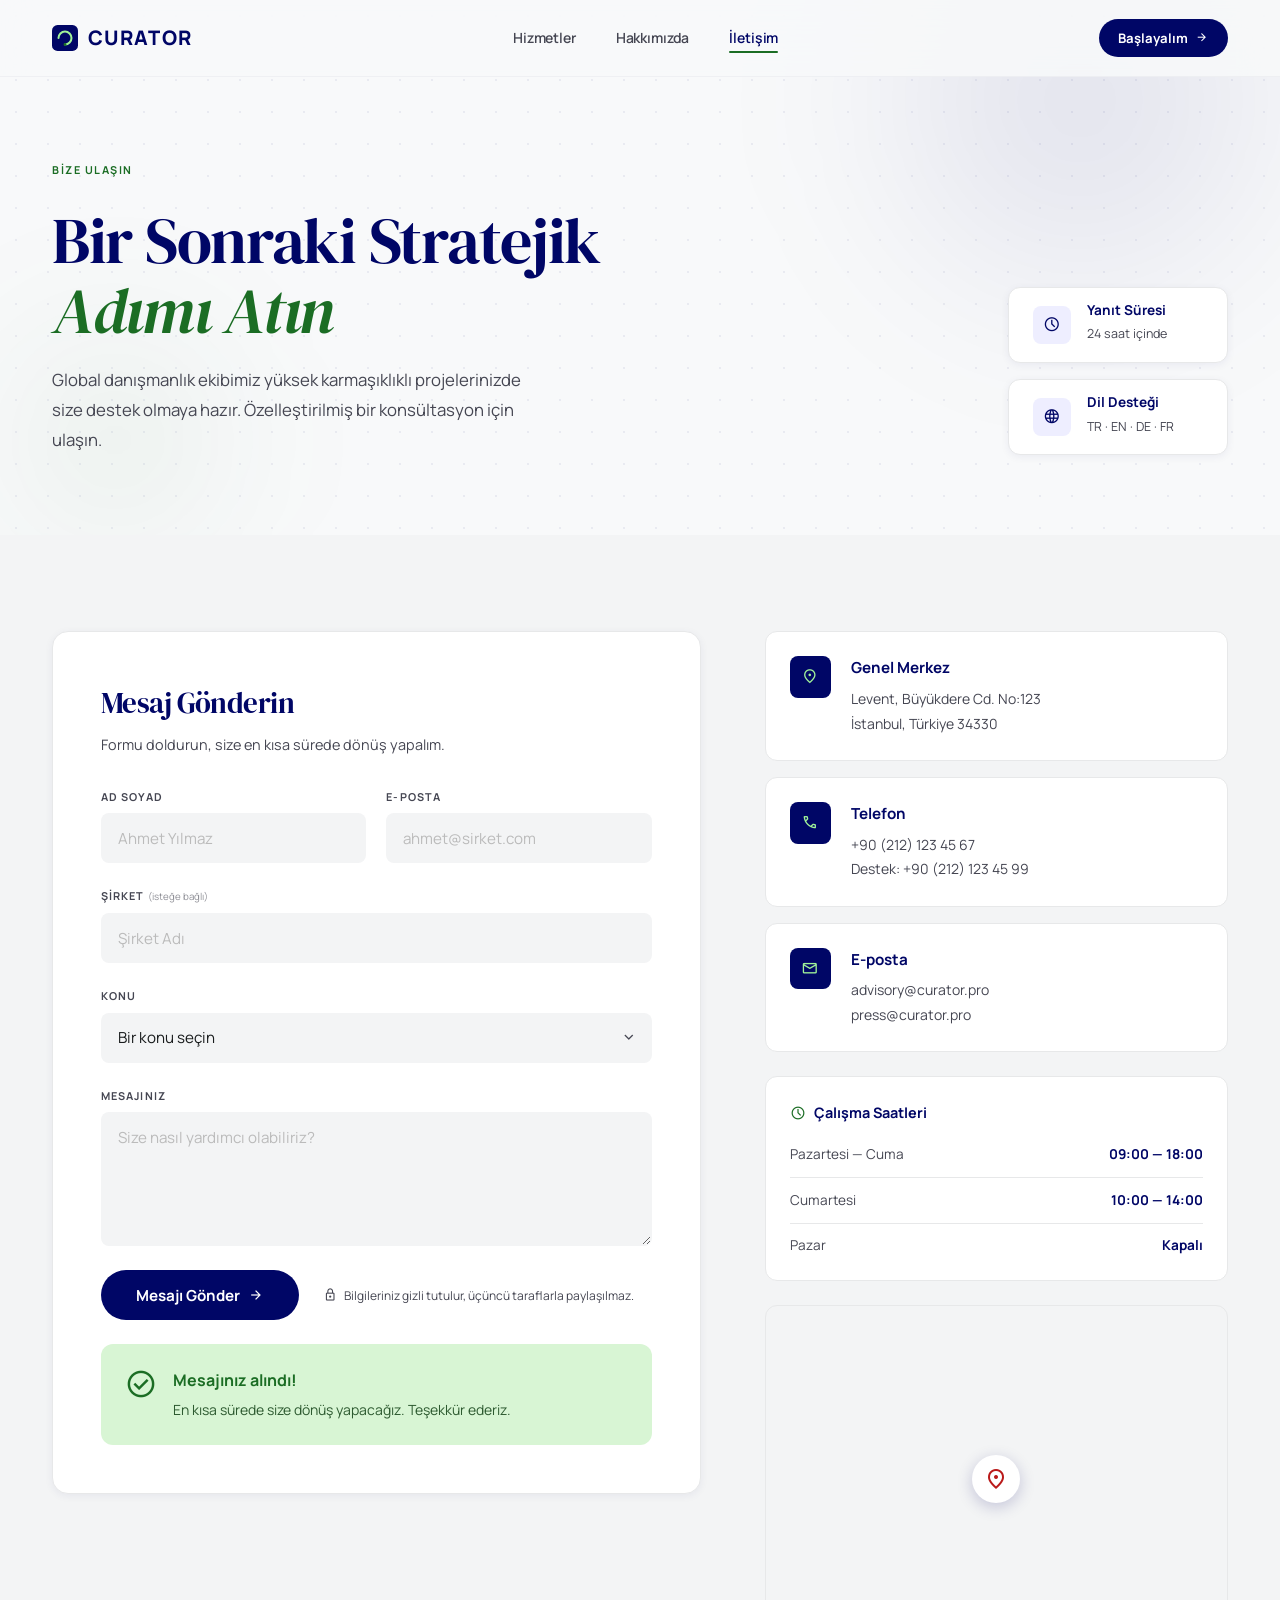
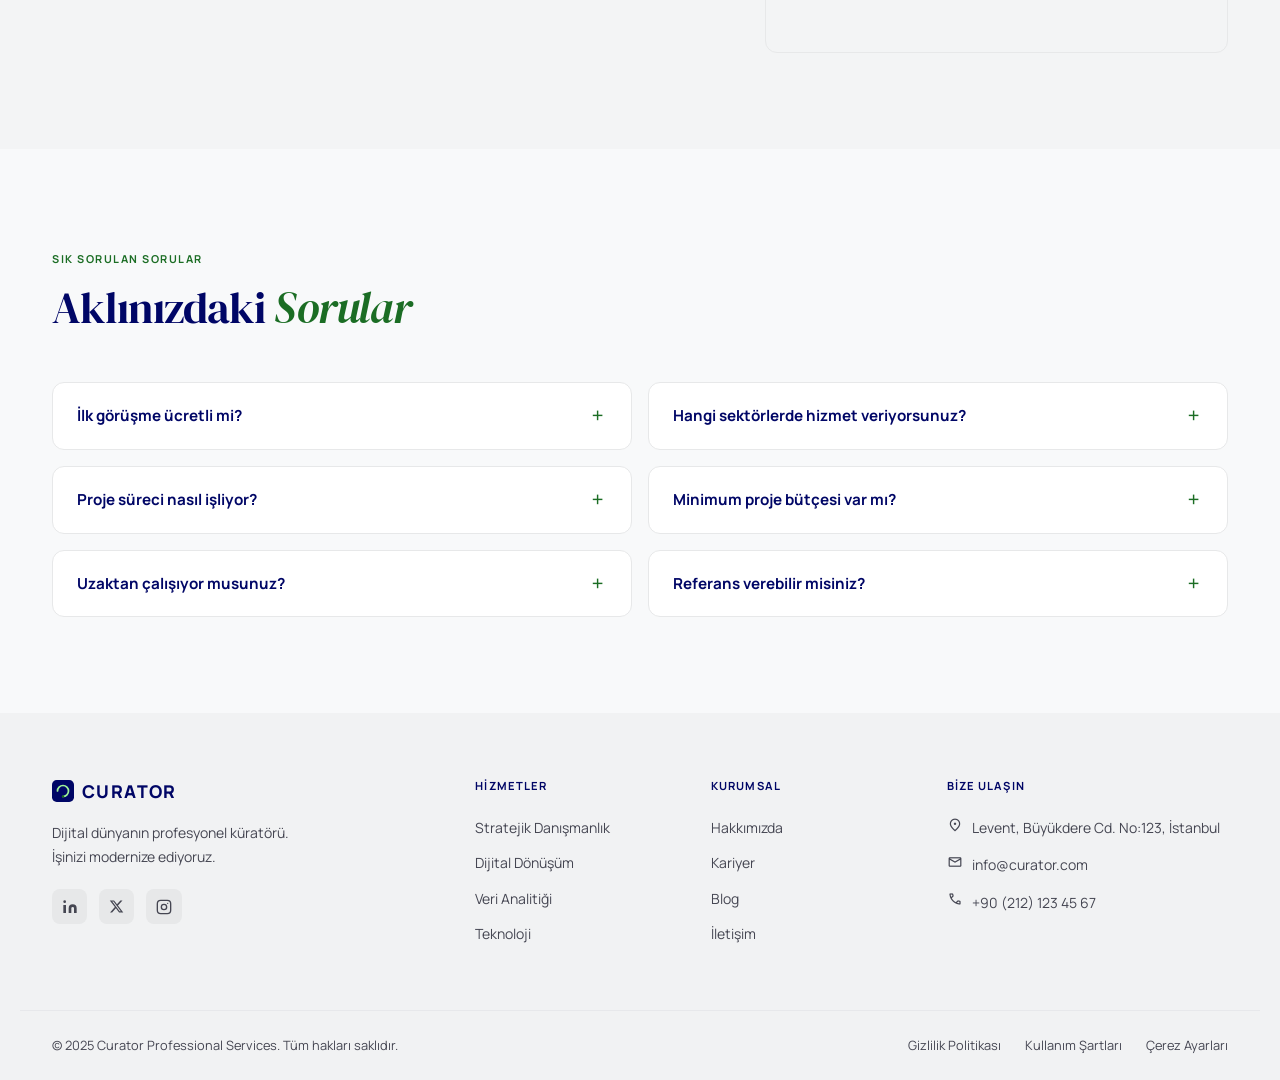
<file: pages/iletisim.html>
<!DOCTYPE html>
<html lang="tr">
<head>
  <meta charset="UTF-8">
  <meta name="viewport" content="width=device-width, initial-scale=1.0">
  <meta name="description" content="CURATOR İletişim — Uzman ekibimizle iletişime geçin.">
  <title>CURATOR — İletişim</title>
  <link rel="preconnect" href="https://fonts.googleapis.com">
  <link rel="preconnect" href="https://fonts.gstatic.com" crossorigin>
  <link href="https://fonts.googleapis.com/css2?family=Manrope:wght@400;500;600;700;800;900&family=DM+Serif+Display:ital@0;1&display=swap" rel="stylesheet">
  <link href="https://fonts.googleapis.com/css2?family=Material+Symbols+Outlined:opsz,wght,FILL,GRAD@24,300,0,0" rel="stylesheet">
  <link rel="stylesheet" href="../assets/css/style.css">
  <link rel="stylesheet" href="../assets/css/iletisim.css">
</head>
<body>

<!-- NAV -->
<nav class="nav" id="mainNav">
  <div class="nav-inner">
    <a href="../index.html" class="nav-logo">
      <svg width="26" height="26" viewBox="0 0 28 28" fill="none" aria-hidden="true">
        <rect width="28" height="28" rx="6" fill="#000666"/>
        <path d="M7 14C7 10.134 10.134 7 14 7C17.866 7 21 10.134 21 14C21 17.866 17.866 21 14 21" stroke="#a0f399" stroke-width="2.2" stroke-linecap="round"/>
        <circle cx="14" cy="21" r="1.5" fill="#1b6d24"/>
      </svg>
      CURATOR
    </a>
    <ul class="nav-links" id="navLinks">
      <li><a href="hizmetler.html">Hizmetler</a></li>
      <li><a href="hakkimizda.html">Hakkımızda</a></li>
      <li><a href="iletisim.html" class="active">İletişim</a></li>
    </ul>
    <div class="nav-right">
      <a href="iletisim.html" class="btn-nav">
        Başlayalım <span class="material-symbols-outlined">arrow_forward</span>
      </a>
      <button class="nav-hamburger" id="hamburger" aria-label="Menü" aria-expanded="false">
        <span></span><span></span><span></span>
      </button>
    </div>
  </div>
</nav>

<main>

<!-- PAGE HERO -->
<section class="contact-hero">
  <div class="contact-hero-bg">
    <div class="contact-hero-orb contact-hero-orb--1"></div>
    <div class="contact-hero-orb contact-hero-orb--2"></div>
    <div class="contact-hero-dots"></div>
  </div>
  <div class="container contact-hero-inner">
    <div class="contact-hero-content" data-reveal>
      <span class="section-tag">Bize Ulaşın</span>
      <h1 class="contact-hero-title">
        Bir Sonraki Stratejik<br>
        <em>Adımı Atın</em>
      </h1>
      <p class="contact-hero-desc">
        Global danışmanlık ekibimiz yüksek karmaşıklıklı projelerinizde size destek olmaya hazır. Özelleştirilmiş bir konsültasyon için ulaşın.
      </p>
    </div>
    <div class="contact-hero-cards" data-reveal data-reveal-delay="150">
      <div class="hero-info-card">
        <div class="hero-info-icon">
          <span class="material-symbols-outlined">schedule</span>
        </div>
        <div>
          <strong>Yanıt Süresi</strong>
          <span>24 saat içinde</span>
        </div>
      </div>
      <div class="hero-info-card">
        <div class="hero-info-icon">
          <span class="material-symbols-outlined">language</span>
        </div>
        <div>
          <strong>Dil Desteği</strong>
          <span>TR · EN · DE · FR</span>
        </div>
      </div>
    </div>
  </div>
</section>


<!-- CONTACT LAYOUT -->
<section class="contact-section section-pad">
  <div class="container">
    <div class="contact-grid">

      <!-- FORM -->
      <div class="contact-form-wrap" data-reveal>
        <div class="form-header">
          <h2>Mesaj Gönderin</h2>
          <p>Formu doldurun, size en kısa sürede dönüş yapalım.</p>
        </div>
        <form class="contact-form" id="contactForm" novalidate>
          <div class="form-row">
            <div class="form-group">
              <label for="name">Ad Soyad</label>
              <input
                type="text" id="name" name="name"
                placeholder="Ahmet Yılmaz"
                required autocomplete="name"
              >
            </div>
            <div class="form-group">
              <label for="email">E-posta</label>
              <input
                type="email" id="email" name="email"
                placeholder="ahmet@sirket.com"
                required autocomplete="email"
              >
            </div>
          </div>
          <div class="form-group">
            <label for="company">Şirket <span class="form-optional">(isteğe bağlı)</span></label>
            <input
              type="text" id="company" name="company"
              placeholder="Şirket Adı"
              autocomplete="organization"
            >
          </div>
          <div class="form-group">
            <label for="subject">Konu</label>
            <div class="select-wrap">
              <select id="subject" name="subject">
                <option value="" disabled selected>Bir konu seçin</option>
                <option>Stratejik Danışmanlık</option>
                <option>Dijital Dönüşüm</option>
                <option>Veri Analitiği</option>
                <option>Risk Yönetimi</option>
                <option>Genel Bilgi</option>
              </select>
              <span class="material-symbols-outlined select-arrow">expand_more</span>
            </div>
          </div>
          <div class="form-group">
            <label for="message">Mesajınız</label>
            <textarea
              id="message" name="message"
              rows="5"
              placeholder="Size nasıl yardımcı olabiliriz?"
              required
            ></textarea>
          </div>

          <div class="form-footer">
            <button type="submit" class="form-submit" id="submitBtn">
              <span class="btn-text">Mesajı Gönder</span>
              <span class="material-symbols-outlined">arrow_forward</span>
              <span class="btn-spinner" hidden>
                <svg viewBox="0 0 24 24" width="18" height="18" fill="none" stroke="currentColor" stroke-width="2.5"><circle cx="12" cy="12" r="10" opacity=".25"/><path d="M12 2a10 10 0 0 1 10 10" stroke-linecap="round"/></svg>
              </span>
            </button>
            <p class="form-privacy">
              <span class="material-symbols-outlined">lock</span>
              Bilgileriniz gizli tutulur, üçüncü taraflarla paylaşılmaz.
            </p>
          </div>

          <div class="form-success" id="formSuccess" hidden>
            <div class="success-icon">
              <span class="material-symbols-outlined">check_circle</span>
            </div>
            <div>
              <strong>Mesajınız alındı!</strong>
              <p>En kısa sürede size dönüş yapacağız. Teşekkür ederiz.</p>
            </div>
          </div>
        </form>
      </div>

      <!-- SIDEBAR -->
      <aside class="contact-aside" data-reveal data-reveal-delay="150">

        <!-- İletişim Kartları -->
        <div class="contact-cards">
          <div class="contact-card">
            <div class="contact-card-icon">
              <span class="material-symbols-outlined">location_on</span>
            </div>
            <div class="contact-card-body">
              <h3>Genel Merkez</h3>
              <address>
                Levent, Büyükdere Cd. No:123<br>
                İstanbul, Türkiye 34330
              </address>
            </div>
          </div>
          <div class="contact-card">
            <div class="contact-card-icon">
              <span class="material-symbols-outlined">call</span>
            </div>
            <div class="contact-card-body">
              <h3>Telefon</h3>
              <p>
                <a href="tel:+902121234567">+90 (212) 123 45 67</a><br>
                <a href="tel:+902121234599">Destek: +90 (212) 123 45 99</a>
              </p>
            </div>
          </div>
          <div class="contact-card">
            <div class="contact-card-icon">
              <span class="material-symbols-outlined">mail</span>
            </div>
            <div class="contact-card-body">
              <h3>E-posta</h3>
              <p>
                <a href="mailto:advisory@curator.pro">advisory@curator.pro</a><br>
                <a href="mailto:press@curator.pro">press@curator.pro</a>
              </p>
            </div>
          </div>
        </div>

        <!-- Çalışma Saatleri -->
        <div class="working-hours">
          <h3>
            <span class="material-symbols-outlined">schedule</span>
            Çalışma Saatleri
          </h3>
          <ul>
            <li>
              <span>Pazartesi — Cuma</span>
              <strong>09:00 — 18:00</strong>
            </li>
            <li>
              <span>Cumartesi</span>
              <strong>10:00 — 14:00</strong>
            </li>
            <li>
              <span>Pazar</span>
              <strong>Kapalı</strong>
            </li>
          </ul>
        </div>

        <!-- Harita -->
        <div class="map-wrap">
          <iframe
            title="Curator Ofis Konumu"
            loading="lazy"
            allowfullscreen
            referrerpolicy="no-referrer-when-downgrade"
            src="https://www.openstreetmap.org/export/embed.html?bbox=28.98%2C41.07%2C29.02%2C41.09&layer=mapnik&marker=41.08%2C29.00"
          ></iframe>
          <div class="map-pin-overlay">
            <div class="map-pin">
              <span class="material-symbols-outlined">location_on</span>
            </div>
          </div>
          
            href="https://www.google.com/maps/search/Levent+Istanbul"
            target="_blank"
            rel="noopener noreferrer"
            class="map-open-link"
          >
            Google Maps'te Aç
            <span class="material-symbols-outlined">open_in_new</span>
          </a>
        </div>

      </aside>
    </div>
  </div>
</section>


<!-- SSS -->
<section class="faq-section section-pad">
  <div class="container">
    <div class="faq-header" data-reveal>
      <span class="section-tag">Sık Sorulan Sorular</span>
      <h2 class="section-title">Aklınızdaki <em>Sorular</em></h2>
    </div>
    <div class="faq-grid">
      <div class="faq-item" data-reveal data-reveal-delay="0">
        <button class="faq-question" aria-expanded="false">
          <span>İlk görüşme ücretli mi?</span>
          <span class="faq-icon material-symbols-outlined">add</span>
        </button>
        <div class="faq-answer">
          <p>Hayır. İlk stratejik görüşmemiz tamamen ücretsizdir. Sizi ve ihtiyaçlarınızı tanımak için 30-45 dakikalık bir keşif görüşmesi yapıyoruz.</p>
        </div>
      </div>
      <div class="faq-item" data-reveal data-reveal-delay="80">
        <button class="faq-question" aria-expanded="false">
          <span>Hangi sektörlerde hizmet veriyorsunuz?</span>
          <span class="faq-icon material-symbols-outlined">add</span>
        </button>
        <div class="faq-answer">
          <p>Finans, teknoloji, perakende, üretim, sağlık ve kamu sektörü dahil 20'den fazla sektörde aktif olarak hizmet veriyoruz.</p>
        </div>
      </div>
      <div class="faq-item" data-reveal data-reveal-delay="160">
        <button class="faq-question" aria-expanded="false">
          <span>Proje süreci nasıl işliyor?</span>
          <span class="faq-icon material-symbols-outlined">add</span>
        </button>
        <div class="faq-answer">
          <p>Keşif → Analiz → Strateji → Uygulama → Ölçüm şeklinde 5 aşamalı bir süreç izliyoruz. Her aşamada sizi bilgilendiriyor ve onayınızı alıyoruz.</p>
        </div>
      </div>
      <div class="faq-item" data-reveal data-reveal-delay="0">
        <button class="faq-question" aria-expanded="false">
          <span>Minimum proje bütçesi var mı?</span>
          <span class="faq-icon material-symbols-outlined">add</span>
        </button>
        <div class="faq-answer">
          <p>Proje kapsamına göre değişmekle birlikte, danışmanlık projelerimiz genellikle 10.000 USD'den başlamaktadır. Size özel bir teklif için iletişime geçin.</p>
        </div>
      </div>
      <div class="faq-item" data-reveal data-reveal-delay="80">
        <button class="faq-question" aria-expanded="false">
          <span>Uzaktan çalışıyor musunuz?</span>
          <span class="faq-icon material-symbols-outlined">add</span>
        </button>
        <div class="faq-answer">
          <p>Evet. Hem uzaktan hem yerinde çalışabiliyoruz. Global müşterilerimizin büyük çoğunluğuyla tam uzaktan süreçler yürütüyoruz.</p>
        </div>
      </div>
      <div class="faq-item" data-reveal data-reveal-delay="160">
        <button class="faq-question" aria-expanded="false">
          <span>Referans verebilir misiniz?</span>
          <span class="faq-icon material-symbols-outlined">add</span>
        </button>
        <div class="faq-answer">
          <p>Evet, müşteri onayı dahilinde referans ve vaka çalışmaları paylaşabiliyoruz. İlk görüşmede talep edebilirsiniz.</p>
        </div>
      </div>
    </div>
  </div>
</section>

</main>


<!-- FOOTER -->
<footer class="footer">
  <div class="footer-top container">
    <div class="footer-brand">
      <a href="../index.html" class="footer-logo">
        <svg width="22" height="22" viewBox="0 0 28 28" fill="none" aria-hidden="true">
          <rect width="28" height="28" rx="6" fill="#000666"/>
          <path d="M7 14C7 10.134 10.134 7 14 7C17.866 7 21 10.134 21 14C21 17.866 17.866 21 14 21" stroke="#a0f399" stroke-width="2.2" stroke-linecap="round"/>
          <circle cx="14" cy="21" r="1.5" fill="#1b6d24"/>
        </svg>
        CURATOR
      </a>
      <p>Dijital dünyanın profesyonel küratörü. İşinizi modernize ediyoruz.</p>
      <div class="footer-social">
        <a href="#" aria-label="LinkedIn">
          <svg viewBox="0 0 24 24" fill="currentColor" width="16" height="16"><path d="M16 8a6 6 0 016 6v7h-4v-7a2 2 0 00-2-2 2 2 0 00-2 2v7h-4v-7a6 6 0 016-6zM2 9h4v12H2z"/><circle cx="4" cy="4" r="2"/></svg>
        </a>
        <a href="#" aria-label="Twitter/X">
          <svg viewBox="0 0 24 24" fill="currentColor" width="15" height="15"><path d="M18.244 2.25h3.308l-7.227 8.26 8.502 11.24H16.17l-5.214-6.817L4.99 21.75H1.68l7.73-8.835L1.254 2.25H8.08l4.713 6.231zm-1.161 17.52h1.833L7.084 4.126H5.117z"/></svg>
        </a>
        <a href="#" aria-label="Instagram">
          <svg viewBox="0 0 24 24" fill="none" stroke="currentColor" stroke-width="2" width="16" height="16"><rect x="2" y="2" width="20" height="20" rx="5"/><circle cx="12" cy="12" r="4"/><circle cx="17.5" cy="6.5" r="1" fill="currentColor" stroke="none"/></svg>
        </a>
      </div>
    </div>
    <nav class="footer-col">
      <h4>Hizmetler</h4>
      <ul>
        <li><a href="hizmetler.html">Stratejik Danışmanlık</a></li>
        <li><a href="hizmetler.html">Dijital Dönüşüm</a></li>
        <li><a href="hizmetler.html">Veri Analitiği</a></li>
        <li><a href="hizmetler.html">Teknoloji</a></li>
      </ul>
    </nav>
    <nav class="footer-col">
      <h4>Kurumsal</h4>
      <ul>
        <li><a href="hakkimizda.html">Hakkımızda</a></li>
        <li><a href="#">Kariyer</a></li>
        <li><a href="#">Blog</a></li>
        <li><a href="iletisim.html">İletişim</a></li>
      </ul>
    </nav>
    <div class="footer-col">
      <h4>Bize Ulaşın</h4>
      <address>
        <div class="footer-contact-row">
          <span class="material-symbols-outlined">location_on</span>
          <span>Levent, Büyükdere Cd. No:123, İstanbul</span>
        </div>
        <div class="footer-contact-row">
          <span class="material-symbols-outlined">mail</span>
          <a href="mailto:info@curator.com">info@curator.com</a>
        </div>
        <div class="footer-contact-row">
          <span class="material-symbols-outlined">call</span>
          <a href="tel:+902121234567">+90 (212) 123 45 67</a>
        </div>
      </address>
    </div>
  </div>
  <div class="footer-bottom container">
    <p>© 2025 Curator Professional Services. Tüm hakları saklıdır.</p>
    <div class="footer-legal">
      <a href="#">Gizlilik Politikası</a>
      <a href="#">Kullanım Şartları</a>
      <a href="#">Çerez Ayarları</a>
    </div>
  </div>
</footer>

<script src="../assets/js/main.js"></script>
<script src="../assets/js/reveal.js"></script>
<script src="../assets/js/iletisim.js"></script>
</body>
</html>
</file>
<file: assets/css/style.css>
/* ---- RESET ---- */
*, *::before, *::after { box-sizing: border-box; margin: 0; padding: 0; }

:root {
  --navy:        #000666;
  --navy-dark:   #1a237e;
  --green:       #1b6d24;
  --green-light: #a0f399;
  --surface:     #f8f9fa;
  --surface-low: #f3f4f5;
  --surface-high:#e7e8e9;
  --card:        #ffffff;
  --text:        #191c1d;
  --text-muted:  #454652;
  --outline:     #c6c5d4;
  --error:       #ba1a1a;

  --font-display: 'Manrope', sans-serif;
  --font-serif:   'DM Serif Display', serif;
  --font-body:    'Manrope', sans-serif;

  --radius-sm:   0.5rem;
  --radius-md:   0.75rem;
  --radius-lg:   1rem;
  --radius-full: 9999px;

  --shadow-sm: 0 2px 8px rgba(0,6,102,.06);
  --shadow-md: 0 4px 20px rgba(25,28,29,.08);
  --shadow-lg: 0 12px 40px rgba(0,6,102,.12);

  --nav-h: 76px;
}

html { scroll-behavior: smooth; }

body {
  font-family: var(--font-body);
  background: var(--surface);
  color: var(--text);
  line-height: 1.6;
  -webkit-font-smoothing: antialiased;
  overflow-x: hidden;
}

img { display: block; max-width: 100%; height: auto; }
a { color: inherit; text-decoration: none; }
address { font-style: normal; }
ul { list-style: none; }

/* ---- UTILITY ---- */
.container {
  width: 100%;
  max-width: 1240px;
  margin: 0 auto;
  padding: 0 2rem;
}
.section-pad { padding: 6rem 0; }
.bg-light { background: var(--surface-low); }

.section-tag {
  display: inline-block;
  font-family: var(--font-display);
  font-size: .68rem;
  font-weight: 700;
  letter-spacing: .14em;
  text-transform: uppercase;
  color: var(--green);
  margin-bottom: 1rem;
}
.section-title {
  font-family: 'DM Serif Display', serif;
  font-size: clamp(2rem, 3.5vw, 2.75rem);
  font-weight: 400;
  color: var(--navy);
  letter-spacing: -0.02em;
  line-height: 1.15;
}
.section-title em { font-style: italic; color: var(--green); }

/* ---- NAV ---- */
.nav {
  position: fixed;
  top: 0; left: 0; right: 0;
  z-index: 100;
  background: rgba(248,249,250,.88);
  backdrop-filter: blur(18px);
  -webkit-backdrop-filter: blur(18px);
  border-bottom: 1px solid rgba(198,197,212,.18);
  transition: background .3s, box-shadow .3s;
}
.nav.scrolled {
  background: rgba(248,249,250,.97);
  box-shadow: var(--shadow-sm);
}
.nav-inner {
  display: flex;
  align-items: center;
  justify-content: space-between;
  gap: 2rem;
  max-width: 1240px;
  margin: 0 auto;
  padding: 0 2rem;
  height: var(--nav-h);
}
.nav-logo {
  display: flex;
  align-items: center;
  gap: .6rem;
  font-family: var(--font-display);
  font-size: 1.25rem;
  font-weight: 900;
  letter-spacing: .06em;
  color: var(--navy);
  flex-shrink: 0;
}
.nav-links {
  display: flex;
  align-items: center;
  gap: 2.5rem;
  flex: 1;
  justify-content: center;
}
.nav-links a {
  font-family: var(--font-display);
  font-size: .875rem;
  font-weight: 600;
  color: var(--text-muted);
  letter-spacing: -.01em;
  transition: color .2s;
  position: relative;
  padding-bottom: 2px;
}
.nav-links a:hover,
.nav-links a.active { color: var(--navy); }
.nav-links a.active::after {
  content: '';
  position: absolute;
  bottom: -4px; left: 0; right: 0;
  height: 2px;
  background: var(--green);
  border-radius: 2px;
}
.nav-hamburger {
  display: none;
  flex-direction: column;
  gap: 5px;
  background: none;
  border: none;
  cursor: pointer;
  padding: 4px;
}
.nav-hamburger span {
  display: block;
  width: 22px; height: 2px;
  background: var(--navy);
  border-radius: 2px;
  transition: all .3s;
}
.nav-hamburger.open span:nth-child(1) { transform: rotate(45deg) translate(5px,5px); }
.nav-hamburger.open span:nth-child(2) { opacity: 0; }
.nav-hamburger.open span:nth-child(3) { transform: rotate(-45deg) translate(5px,-5px); }

/* ---- FOOTER ---- */
.footer { background: #f1f2f3; }
.footer-top {
  display: grid;
  grid-template-columns: 2fr 1fr 1fr 1.5fr;
  gap: 3rem;
  padding: 4rem 2rem;
}
.footer-logo {
  display: inline-flex;
  align-items: center;
  gap: .5rem;
  font-family: var(--font-display);
  font-size: 1.1rem;
  font-weight: 900;
  letter-spacing: .08em;
  color: var(--navy);
  margin-bottom: 1rem;
}
.footer-brand p {
  color: var(--text-muted);
  font-size: .875rem;
  line-height: 1.7;
  max-width: 28ch;
}
.footer-col h4 {
  font-family: var(--font-display);
  font-size: .7rem;
  font-weight: 700;
  letter-spacing: .1em;
  text-transform: uppercase;
  color: var(--navy);
  margin-bottom: 1.25rem;
}
.footer-col ul { display: flex; flex-direction: column; gap: .6rem; }
.footer-col ul a,
.footer-col address a {
  color: var(--text-muted);
  font-size: .875rem;
  transition: color .2s;
}
.footer-col ul a:hover,
.footer-col address a:hover { color: var(--green); }
.footer-col address { color: var(--text-muted); font-size: .875rem; line-height: 1.8; }
.footer-bottom {
  padding: 1.5rem 2rem;
  border-top: 1px solid rgba(198,197,212,.25);
  display: flex;
  justify-content: space-between;
  align-items: center;
  flex-wrap: wrap;
  gap: 1rem;
}
.footer-bottom p { color: var(--text-muted); font-size: .8rem; }
.footer-legal { display: flex; gap: 1.5rem; }
.footer-legal a { color: var(--text-muted); font-size: .8rem; transition: color .2s; }
.footer-legal a:hover { color: var(--green); }

/* ---- RESPONSIVE ---- */
@media (max-width: 1024px) {
  .footer-top { grid-template-columns: 1fr 1fr; }
}
@media (max-width: 768px) {
  :root { --nav-h: 64px; }
  .nav-links, .nav-right .btn-nav {
    display: none;
    position: fixed;
    top: var(--nav-h); left: 0; right: 0;
    background: rgba(248,249,250,.98);
    backdrop-filter: blur(16px);
    flex-direction: column;
    align-items: stretch;
    padding: 1.5rem 2rem;
    border-bottom: 1px solid var(--outline);
    box-shadow: var(--shadow-md);
    gap: 1rem;
  }
  .nav-links.open { display: flex; }
  .nav-hamburger { display: flex; }
  .footer-top { grid-template-columns: 1fr; gap: 2rem; }
  .footer-bottom { flex-direction: column; text-align: center; }
}
</file>
<file: assets/css/iletisim.css>
/* ============================================================
   iletisim.css — İletişim sayfasına özel stiller
   ============================================================ */

/* ---- CONTACT HERO ---- */
.contact-hero {
    position: relative;
    overflow: hidden;
    padding: calc(var(--nav-h) + 5rem) 0 5rem;
    background: var(--surface);
  }
  .contact-hero-bg {
    position: absolute;
    inset: 0;
    pointer-events: none;
    z-index: 0;
  }
  .contact-hero-orb {
    position: absolute;
    border-radius: 50%;
    filter: blur(70px);
  }
  .contact-hero-orb--1 {
    width: 600px; height: 600px;
    top: -200px; right: -100px;
    background: radial-gradient(circle, rgba(0,6,102,.1) 0%, transparent 65%);
  }
  .contact-hero-orb--2 {
    width: 350px; height: 350px;
    bottom: -80px; left: -60px;
    background: radial-gradient(circle, rgba(27,109,36,.08) 0%, transparent 65%);
  }
  .contact-hero-dots {
    position: absolute;
    inset: 0;
    background-image: radial-gradient(rgba(0,6,102,.06) 1px, transparent 1px);
    background-size: 32px 32px;
  }
  .contact-hero-inner {
    position: relative;
    z-index: 1;
    display: flex;
    justify-content: space-between;
    align-items: flex-end;
    gap: 4rem;
    flex-wrap: wrap;
  }
  .contact-hero-content { max-width: 580px; }
  .contact-hero-title {
    font-family: 'DM Serif Display', serif;
    font-size: clamp(2.8rem, 5vw, 4.5rem);
    font-weight: 400;
    color: var(--navy);
    line-height: 1.08;
    letter-spacing: -0.02em;
    margin: .75rem 0 1.25rem;
  }
  .contact-hero-title em { font-style: italic; color: var(--green); }
  .contact-hero-desc {
    font-size: 1.05rem;
    color: var(--text-muted);
    line-height: 1.8;
    max-width: 50ch;
  }
  .contact-hero-cards {
    display: flex;
    flex-direction: column;
    gap: 1rem;
    flex-shrink: 0;
  }
  .hero-info-card {
    display: flex;
    align-items: center;
    gap: 1rem;
    background: var(--card);
    border: 1px solid var(--surface-high);
    border-radius: var(--radius-md);
    padding: 1rem 1.5rem;
    box-shadow: var(--shadow-sm);
    min-width: 220px;
  }
  .hero-info-icon {
    width: 2.4rem; height: 2.4rem;
    background: #eeeeff;
    border-radius: var(--radius-sm);
    display: flex; align-items: center; justify-content: center;
    flex-shrink: 0;
  }
  .hero-info-icon .material-symbols-outlined { font-size: 1.1rem; color: var(--navy); }
  .hero-info-card strong {
    display: block;
    font-family: var(--font-display);
    font-weight: 700;
    font-size: .85rem;
    color: var(--navy);
    line-height: 1;
    margin-bottom: .2rem;
  }
  .hero-info-card span {
    font-size: .78rem;
    color: var(--text-muted);
  }
  
  /* ---- CONTACT LAYOUT ---- */
  .contact-section { background: var(--surface-low); }
  .contact-grid {
    display: grid;
    grid-template-columns: 7fr 5fr;
    gap: 4rem;
    align-items: start;
  }
  
  /* ---- FORM ---- */
  .contact-form-wrap {
    background: var(--card);
    border-radius: var(--radius-lg);
    padding: 3rem;
    box-shadow: var(--shadow-sm);
    border: 1px solid var(--surface-high);
  }
  .form-header { margin-bottom: 2rem; }
  .form-header h2 {
    font-family: 'DM Serif Display', serif;
    font-size: 1.8rem;
    font-weight: 400;
    color: var(--navy);
    letter-spacing: -0.02em;
    margin-bottom: .4rem;
  }
  .form-header p { color: var(--text-muted); font-size: .9rem; }
  
  .contact-form { display: flex; flex-direction: column; gap: 1.5rem; }
  .form-row {
    display: grid;
    grid-template-columns: 1fr 1fr;
    gap: 1.25rem;
  }
  .form-group { display: flex; flex-direction: column; gap: .5rem; }
  .form-group label {
    font-family: var(--font-display);
    font-size: .68rem;
    font-weight: 700;
    letter-spacing: .1em;
    text-transform: uppercase;
    color: var(--text-muted);
  }
  .form-optional {
    font-weight: 400;
    text-transform: none;
    letter-spacing: 0;
    opacity: .6;
    font-size: .9em;
  }
  .form-group input,
  .form-group textarea {
    background: var(--surface-low);
    border: 1.5px solid transparent;
    border-radius: var(--radius-sm);
    padding: .85rem 1rem;
    font-family: var(--font-body);
    font-size: .95rem;
    color: var(--text);
    transition: all .2s;
    outline: none;
    width: 100%;
  }
  .form-group input:focus,
  .form-group textarea:focus {
    background: #fff;
    border-color: rgba(0,6,102,.3);
    box-shadow: 0 0 0 3px rgba(0,6,102,.06);
  }
  .form-group input.field-error,
  .form-group textarea.field-error {
    border-color: var(--error);
    background: #fff8f8;
  }
  .form-group input::placeholder,
  .form-group textarea::placeholder { color: #bbb; }
  .form-group textarea { resize: vertical; min-height: 130px; }
  
  /* Select */
  .select-wrap {
    position: relative;
  }
  .select-wrap select {
    width: 100%;
    background: var(--surface-low);
    border: 1.5px solid transparent;
    border-radius: var(--radius-sm);
    padding: .85rem 2.5rem .85rem 1rem;
    font-family: var(--font-body);
    font-size: .95rem;
    color: var(--text);
    appearance: none;
    cursor: pointer;
    outline: none;
    transition: all .2s;
  }
  .select-wrap select:focus {
    background: #fff;
    border-color: rgba(0,6,102,.3);
    box-shadow: 0 0 0 3px rgba(0,6,102,.06);
  }
  .select-arrow {
    position: absolute;
    right: .85rem;
    top: 50%;
    transform: translateY(-50%);
    font-size: 1.1rem;
    color: var(--text-muted);
    pointer-events: none;
  }
  
  /* Submit */
  .form-footer {
    display: flex;
    align-items: center;
    gap: 1.5rem;
    flex-wrap: wrap;
  }
  .form-submit {
    display: inline-flex;
    align-items: center;
    gap: .5rem;
    background: var(--navy);
    color: #fff;
    font-family: var(--font-display);
    font-weight: 700;
    font-size: .95rem;
    padding: .9rem 2.2rem;
    border-radius: var(--radius-full);
    border: none;
    cursor: pointer;
    transition: all .25s;
    flex-shrink: 0;
  }
  .form-submit:hover:not(:disabled) {
    background: var(--green);
    transform: translateY(-2px);
    box-shadow: 0 8px 24px rgba(27,109,36,.25);
  }
  .form-submit:disabled { opacity: .65; cursor: not-allowed; }
  .form-submit .material-symbols-outlined { font-size: 1rem; transition: transform .2s; }
  .form-submit:hover:not(:disabled) .material-symbols-outlined { transform: translateX(3px); }
  .btn-spinner svg { animation: spin .7s linear infinite; }
  @keyframes spin { to { transform: rotate(360deg); } }
  
  .form-privacy {
    display: flex;
    align-items: center;
    gap: .4rem;
    font-size: .75rem;
    color: var(--text-muted);
  }
  .form-privacy .material-symbols-outlined { font-size: .9rem; }
  
  /* Success */
  .form-success {
    display: flex;
    align-items: flex-start;
    gap: 1rem;
    background: #d8f5d4;
    border-radius: var(--radius-md);
    padding: 1.5rem;
  }
  .success-icon .material-symbols-outlined {
    font-size: 2rem;
    color: var(--green);
    display: block;
  }
  .form-success strong {
    display: block;
    font-family: var(--font-display);
    font-weight: 700;
    color: var(--green);
    margin-bottom: .3rem;
  }
  .form-success p { font-size: .875rem; color: #2d5a30; }
  
  /* ---- SIDEBAR ---- */
  .contact-aside { display: flex; flex-direction: column; gap: 1.5rem; }
  .contact-cards { display: flex; flex-direction: column; gap: 1rem; }
  .contact-card {
    display: flex;
    gap: 1.25rem;
    align-items: flex-start;
    background: var(--card);
    border-radius: var(--radius-md);
    padding: 1.5rem;
    border: 1px solid var(--surface-high);
    transition: all .25s;
  }
  .contact-card:hover {
    box-shadow: var(--shadow-md);
    transform: translateX(4px);
    border-color: transparent;
  }
  .contact-card-icon {
    flex-shrink: 0;
    width: 2.6rem; height: 2.6rem;
    background: var(--navy);
    border-radius: var(--radius-sm);
    display: flex; align-items: center; justify-content: center;
  }
  .contact-card-icon .material-symbols-outlined { color: var(--green-light); font-size: 1.1rem; }
  .contact-card-body h3 {
    font-family: var(--font-display);
    font-weight: 700;
    color: var(--navy);
    font-size: .95rem;
    margin-bottom: .4rem;
  }
  .contact-card-body p,
  .contact-card-body address {
    color: var(--text-muted);
    font-size: .875rem;
    line-height: 1.75;
    font-style: normal;
  }
  .contact-card-body a { color: var(--text-muted); transition: color .2s; }
  .contact-card-body a:hover { color: var(--green); }
  
  /* Çalışma Saatleri */
  .working-hours {
    background: var(--card);
    border-radius: var(--radius-md);
    padding: 1.5rem;
    border: 1px solid var(--surface-high);
  }
  .working-hours h3 {
    display: flex;
    align-items: center;
    gap: .5rem;
    font-family: var(--font-display);
    font-weight: 700;
    color: var(--navy);
    font-size: .9rem;
    margin-bottom: 1.25rem;
  }
  .working-hours h3 .material-symbols-outlined { font-size: 1rem; color: var(--green); }
  .working-hours ul { display: flex; flex-direction: column; gap: .7rem; }
  .working-hours li {
    display: flex;
    justify-content: space-between;
    align-items: center;
    font-size: .85rem;
    padding-bottom: .7rem;
    border-bottom: 1px solid var(--surface-high);
  }
  .working-hours li:last-child { border-bottom: none; padding-bottom: 0; }
  .working-hours li span { color: var(--text-muted); }
  .working-hours li strong { color: var(--navy); font-weight: 700; }
  
  /* Harita */
  .map-wrap {
    position: relative;
    border-radius: var(--radius-md);
    overflow: hidden;
    aspect-ratio: 4 / 3;
    border: 1px solid var(--surface-high);
  }
  .map-wrap iframe {
    width: 100%; height: 100%;
    border: none;
    display: block;
    filter: grayscale(.4) opacity(.85);
    transition: filter .5s;
  }
  .map-wrap:hover iframe { filter: grayscale(0) opacity(1); }
  .map-pin-overlay {
    position: absolute;
    inset: 0;
    display: flex;
    align-items: center;
    justify-content: center;
    pointer-events: none;
  }
  .map-pin {
    background: #fff;
    border-radius: 50%;
    width: 3rem; height: 3rem;
    display: flex; align-items: center; justify-content: center;
    box-shadow: 0 4px 16px rgba(0,6,102,.2);
    animation: float-pin 2.5s ease-in-out infinite;
  }
  @keyframes float-pin {
    0%,100% { transform: translateY(0); }
    50% { transform: translateY(-5px); }
  }
  .map-pin .material-symbols-outlined { color: var(--error); font-size: 1.5rem; }
  .map-open-link {
    position: absolute;
    bottom: .75rem; right: .75rem;
    display: inline-flex;
    align-items: center;
    gap: .3rem;
    background: #fff;
    color: var(--navy);
    font-family: var(--font-display);
    font-weight: 700;
    font-size: .72rem;
    padding: .4rem .8rem;
    border-radius: var(--radius-full);
    box-shadow: var(--shadow-sm);
    transition: all .2s;
    z-index: 2;
  }
  .map-open-link:hover { background: var(--navy); color: #fff; }
  .map-open-link .material-symbols-outlined { font-size: .8rem; }
  
  /* ---- SSS ---- */
  .faq-section { background: var(--surface); }
  .faq-header { margin-bottom: 3rem; }
  .faq-grid {
    display: grid;
    grid-template-columns: 1fr 1fr;
    gap: 1rem;
  }
  .faq-item {
    background: var(--card);
    border-radius: var(--radius-md);
    border: 1px solid var(--surface-high);
    overflow: hidden;
    transition: box-shadow .25s;
  }
  .faq-item:hover { box-shadow: var(--shadow-sm); }
  .faq-question {
    width: 100%;
    display: flex;
    justify-content: space-between;
    align-items: center;
    gap: 1rem;
    padding: 1.4rem 1.5rem;
    background: none;
    border: none;
    cursor: pointer;
    text-align: left;
    font-family: var(--font-display);
    font-weight: 700;
    font-size: .95rem;
    color: var(--navy);
    transition: background .2s;
  }
  .faq-question:hover { background: var(--surface-low); }
  .faq-question[aria-expanded="true"] { background: var(--surface-low); }
  .faq-icon {
    flex-shrink: 0;
    font-size: 1.2rem;
    color: var(--green);
    transition: transform .3s ease;
  }
  .faq-question[aria-expanded="true"] .faq-icon { transform: rotate(45deg); }
  .faq-answer {
    max-height: 0;
    overflow: hidden;
    transition: max-height .35s ease, padding .35s ease;
  }
  .faq-answer.open {
    max-height: 200px;
    padding: 0 1.5rem 1.4rem;
  }
  .faq-answer p { color: var(--text-muted); font-size: .9rem; line-height: 1.7; }
  
  /* ---- FOOTER / NAV PAYLAŞIMLI ---- */
  .footer-social { display: flex; gap: .75rem; margin-top: 1.25rem; }
  .footer-social a {
    display: flex; align-items: center; justify-content: center;
    width: 2.2rem; height: 2.2rem;
    border-radius: var(--radius-sm);
    background: var(--surface-high); color: var(--text-muted);
    transition: all .2s;
  }
  .footer-social a:hover { background: var(--navy); color: #fff; }
  .footer-contact-row {
    display: flex; align-items: flex-start; gap: .6rem;
    color: var(--text-muted); font-size: .875rem; margin-bottom: .75rem;
  }
  .footer-contact-row .material-symbols-outlined { font-size: 1rem; flex-shrink: 0; margin-top: .1rem; }
  .footer-contact-row a { color: var(--text-muted); transition: color .2s; }
  .footer-contact-row a:hover { color: var(--green); }
  .nav-right { display: flex; align-items: center; gap: 1rem; }
  .btn-nav {
    display: inline-flex; align-items: center; gap: .4rem;
    background: var(--navy); color: #fff;
    font-family: var(--font-display); font-weight: 700; font-size: .82rem;
    padding: .55rem 1.2rem; border-radius: var(--radius-full);
    transition: all .22s; white-space: nowrap;
  }
  .btn-nav:hover { background: var(--green); }
  .btn-nav .material-symbols-outlined { font-size: .85rem; transition: transform .2s; }
  .btn-nav:hover .material-symbols-outlined { transform: translateX(3px); }
  
  /* ---- RESPONSIVE ---- */
  @media (max-width: 1024px) {
    .contact-hero-inner { flex-direction: column; align-items: flex-start; }
    .contact-grid { grid-template-columns: 1fr; }
    .faq-grid { grid-template-columns: 1fr; }
  }
  @media (max-width: 768px) {
    .form-row { grid-template-columns: 1fr; }
    .contact-form-wrap { padding: 1.75rem; }
    .form-footer { flex-direction: column; align-items: flex-start; }
    .contact-hero-cards { width: 100%; }
    .hero-info-card { min-width: auto; }
  }
</file>
